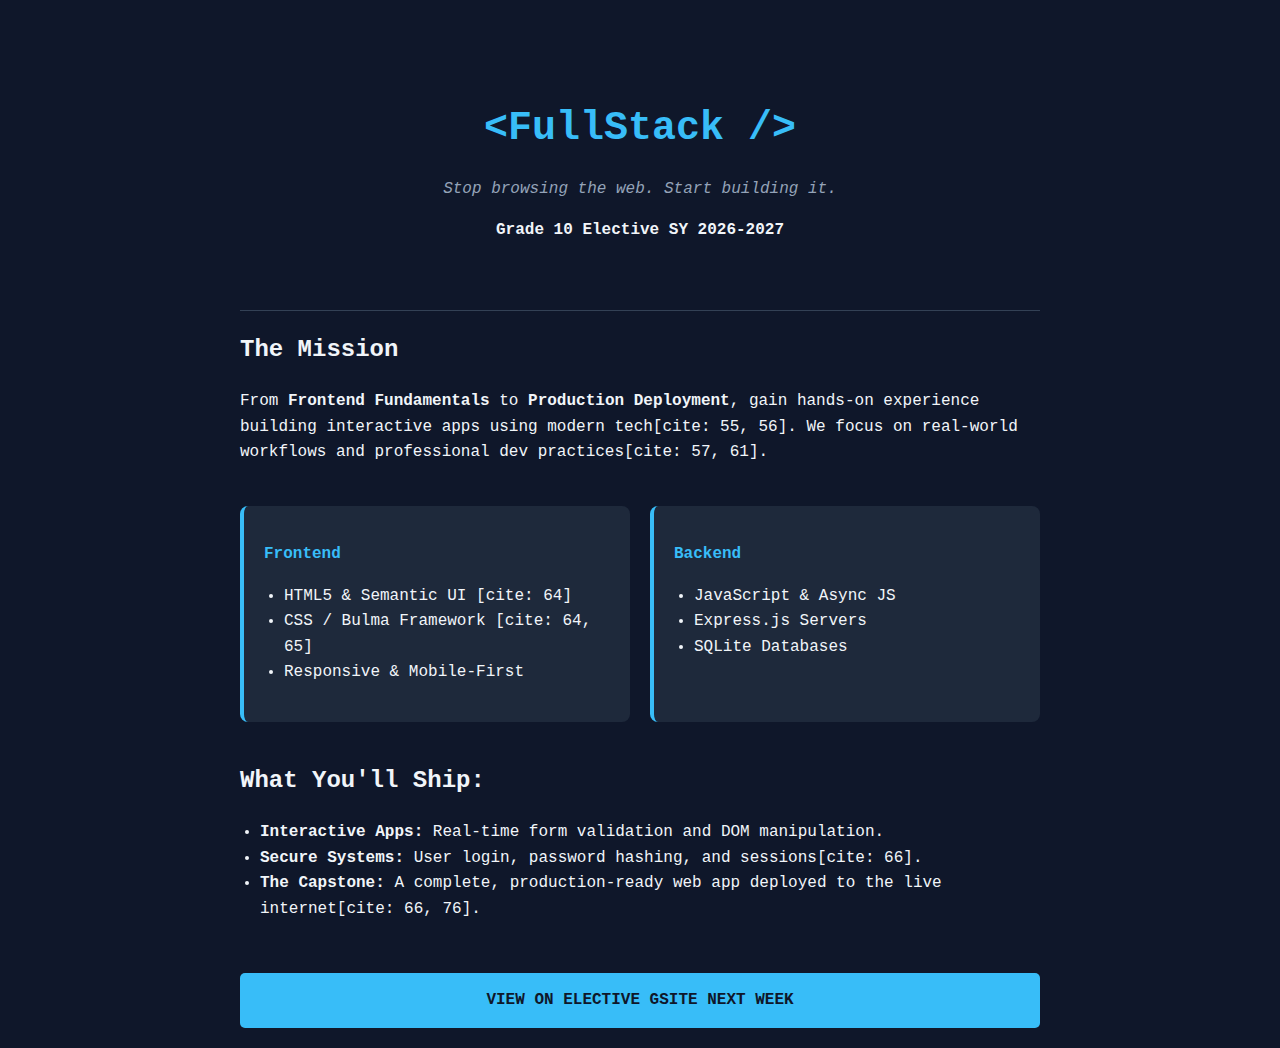
<file: poster.html>
<!DOCTYPE html>
<html lang="en">
<head>
    <meta charset="UTF-8">
    <meta name="viewport" content="width=device-width, initial-scale=1.0">
    <title>Full Stack Web Dev | PSHS-MC Elective</title>
    <style>
        :root {
            --bg: #0f172a;
            --accent: #38bdf8;
            --text: #f1f5f9;
        }
        body {
            background-color: var(--bg);
            color: var(--text);
            font-family: 'Courier New', Courier, monospace;
            line-height: 1.6;
            margin: 0;
            padding: 20px;
        }
        .container { max-width: 800px; margin: 0 auto; }
        .hero { text-align: center; padding: 50px 0; border-bottom: 1px solid #334155; }
        h1 { color: var(--accent); font-size: 2.5rem; margin-bottom: 10px; }
        .tagline { font-style: italic; color: #94a3b8; }
        .grid { display: grid; grid-template-columns: 1fr 1fr; gap: 20px; margin-top: 40px; }
        .card { background: #1e293b; padding: 20px; border-radius: 8px; border-left: 4px solid var(--accent); }
        .stack { font-weight: bold; color: var(--accent); }
        .cta { text-align: center; margin-top: 50px; background: var(--accent); color: var(--bg); padding: 15px; font-weight: bold; border-radius: 5px; cursor: pointer; text-decoration: none; display: block;}
        ul { padding-left: 20px; }
    </style>
</head>
<body>
    <div class="container">
        <div class="hero">
            <h1>&lt;FullStack /&gt;</h1>
            <p class="tagline">Stop browsing the web. Start building it.</p>
            <p><strong>Grade 10 Elective SY 2026-2027</strong></p>
        </div>

        <section>
            <h2>The Mission</h2>
            <p>From <strong>Frontend Fundamentals</strong> to <strong>Production Deployment</strong>, gain hands-on experience building interactive apps using modern tech[cite: 55, 56]. We focus on real-world workflows and professional dev practices[cite: 57, 61].</p>
        </section>

        <div class="grid">
            <div class="card">
                <p class="stack">Frontend</p>
                <ul>
                    <li>HTML5 & Semantic UI [cite: 64]</li>
                    <li>CSS / Bulma Framework [cite: 64, 65]</li>
                    <li>Responsive & Mobile-First </li>
                </ul>
            </div>
            <div class="card">
                <p class="stack">Backend</p>
                <ul>
                    <li>JavaScript & Async JS </li>
                    <li>Express.js Servers </li>
                    <li>SQLite Databases </li>
                </ul>
            </div>
        </div>

        <section style="margin-top: 40px;">
            <h2>What You'll Ship:</h2>
            <ul>
                <li><strong>Interactive Apps:</strong> Real-time form validation and DOM manipulation.</li>
                <li><strong>Secure Systems:</strong> User login, password hashing, and sessions[cite: 66].</li>
                <li><strong>The Capstone:</strong> A complete, production-ready web app deployed to the live internet[cite: 66, 76].</li>
            </ul>
        </section>

        <a href="#" class="cta">VIEW ON ELECTIVE GSITE NEXT WEEK</a>
    </div>
</body>
</html>
</file>
